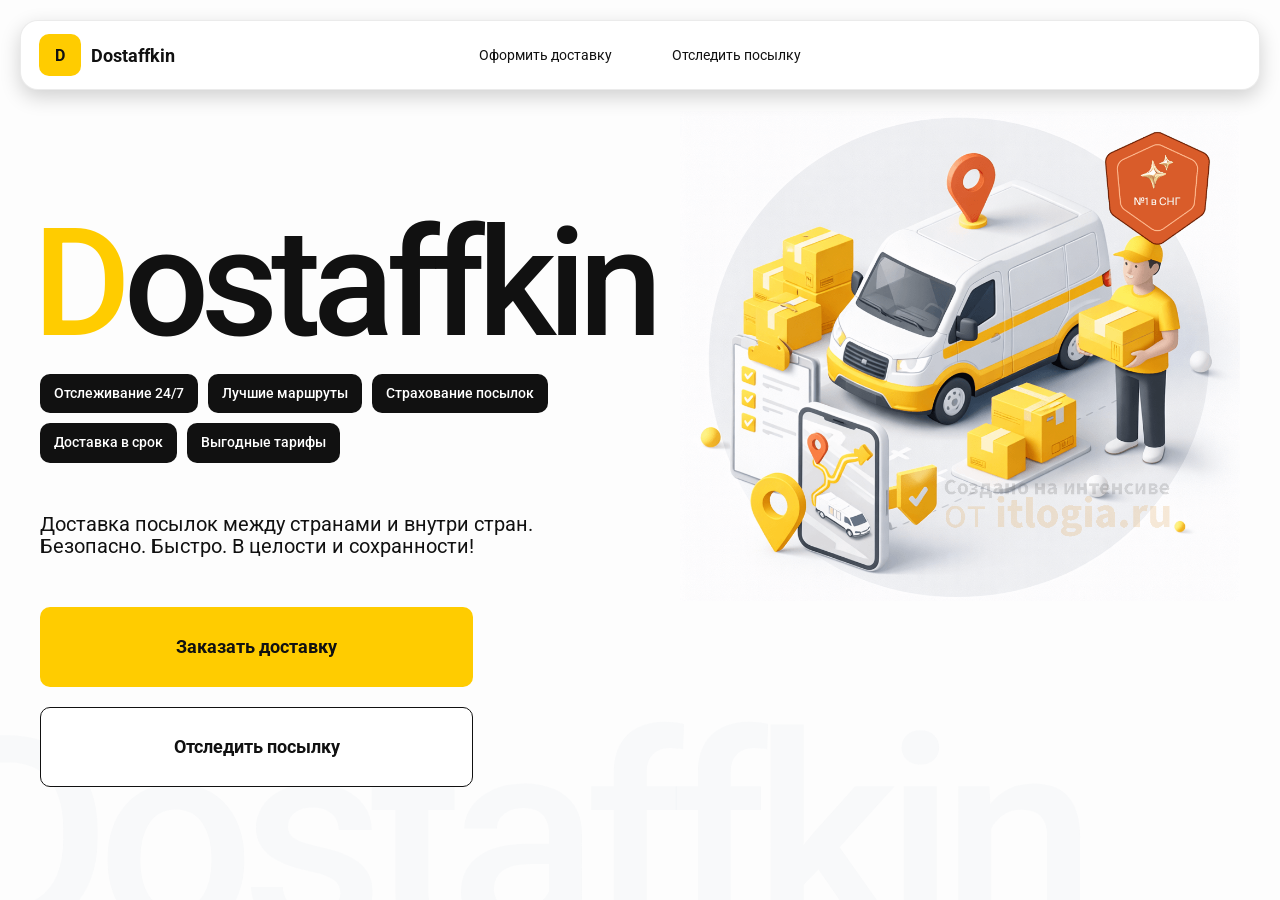
<file: index.html>
<!doctype html>
<html lang="ru">

<head>
    <meta charset="utf-8" />
    <meta name="viewport" content="width=device-width,initial-scale=1,maximum-scale=1,user-scalable=0" />
    <title>Dostaffkin — Доставка посылок между странами и внутри стран. Безопасно. Быстро. В целости и сохранности!
    </title>
    <link href="styles/base.css" rel="stylesheet" />
    <link href="styles/base_adaptive.css" rel="stylesheet" />
    <link href="styles/index.css" rel="stylesheet" />
    <link href="styles/index_adaptive.css" rel="stylesheet" />
</head>

<body>
    <div class="container">
        <header class="header">
            <a class="header-brand" href="#">
                <div class="header-logo">D</div>
                <div class="header-title">Dostaffkin</div>
            </a>
            <nav class="header-menu">
                <a class="header-link" href="./order.html">Оформить <span>доставку</span></a>
                <a class="header-link" href="./track.html">Отследить <span>посылку</span></a>
            </nav>



        </header>
        <main class="main">
            <section class="main-info">
                <div class="main-title">
                    <span>D</span>ostaffkin
                </div>
                <div class="main-features">
                    <div class="main-feature">Отслеживание 24/7</div>
                    <div class="main-feature">Лучшие маршруты</div>
                    <div class="main-feature">Страхование посылок</div>
                    <div class="main-feature">Доставка в срок</div>
                    <div class="main-feature">Выгодные тарифы</div>
                </div>
                <div class="main-description">
                    Доставка посылок между странами и внутри стран.
                    Безопасно. Быстро. В целости и сохранности!
                </div>
                <div class="main-actions">
                    <a class="button" type="button" href="./order.html">Заказать доставку</a>
                    <a class="button button-white" type="button" href="./track.html">Отследить посылку</a>
                </div>
            </section>
            <div class="main-title-ghost">Dostaffkin</div>
            <section class="main-image">
                <img src="images/main-image.png" alt="Main image" />
            </section>

        </main>



    </div>

</body>

</html>
</file>
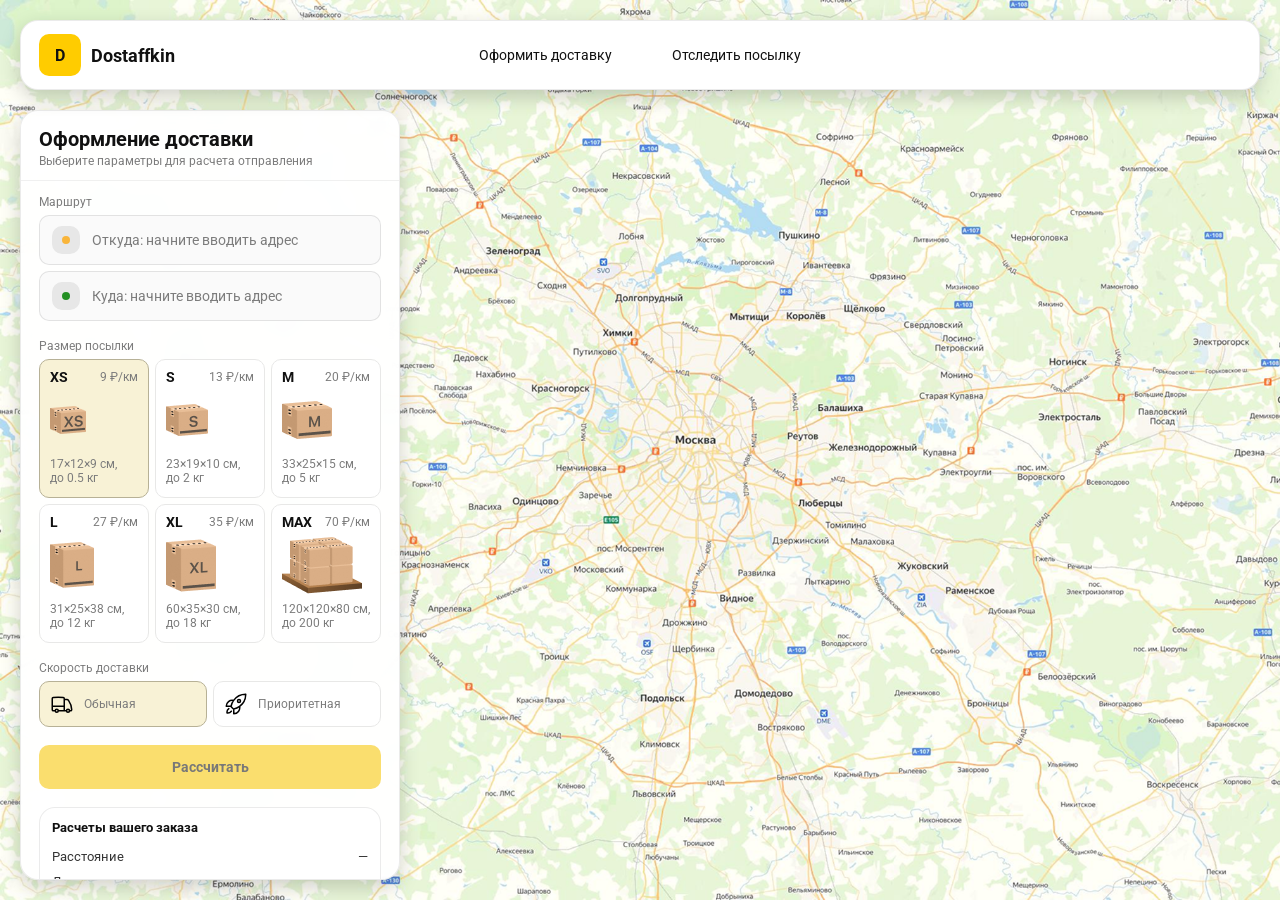
<file: order.html>
<!doctype html>
<html lang="ru">

<head>
    <meta charset="utf-8" />
    <meta name="viewport" content="width=device-width,initial-scale=1,maximum-scale=1,user-scalable=0" />
    <title>Оформление доставки</title>

    <link rel="stylesheet" href="styles/base.css" />
    <link rel="stylesheet" href="styles/base_adaptive.css" />

    <link rel="stylesheet" href="styles/order.css" />
    <link rel="stylesheet" href="styles/order_adaptive.css" />
</head>

<body>
    <div id="map"></div>

    <header class="header">
        <a class="header-brand" href="./index.html">
            <div class="header-logo">D</div>
            <div class="header-title">Dostaffkin</div>
        </a>
        <nav class="header-menu">
            <a class="header-link" href="#">Оформить <span>доставку</span></a>
            <a class="header-link" href="./track.html">Отследить <span>посылку</span></a>
        </nav>



    </header>

    <aside class="main" id="sidebar">
        <div class="main-header">
            <div class="main-title">Оформление доставки</div>
            <div class="main-text">Выберите параметры для расчета отправления</div>
        </div>
        <div class="main-content">
            <div class="main-route">
                <div class="main-block-title">Маршрут</div>
                <div class="main-fields">
                    <div class="main-field" id="fromField">
                        <div class="main-pin"></div>
                        <input id="from" placeholder="Откуда: начните вводить адрес" autocomplete="off" />
                        <div class="main-ac" id="fromAc" role="listbox" aria-label="Подсказки адресов"></div>
                    </div>

                    <div class="main-field" id="toField">
                        <div class="main-pin"></div>
                        <input id="to" placeholder="Куда: начните вводить адрес" autocomplete="off" />
                        <div class="main-ac" id="toAc" role="listbox" aria-label="Подсказки адресов"></div>
                    </div>
                </div>
            </div>
            <div class="main-package">
                <div class="main-block-title">Размер посылки</div>

                <div class="main-sizes">
                    <div class="main-size-card is-active" data-value="xs">
                        <div class="main-size-top">
                            <div class="main-size-label">XS</div>
                            <div class="main-size-rate">9 ₽/км</div>
                        </div>
                        <div class="main-size-media">
                            <img src="images/sizes/xs.png" alt="Короб XS" />
                        </div>
                        <div class="main-size-description">17×12×9 см,<br>до 0.5 кг</div>
                    </div>

                    <div class="main-size-card" data-value="s">
                        <div class="main-size-top">
                            <div class="main-size-label">S</div>
                            <div class="main-size-rate">13 ₽/км</div>
                        </div>
                        <div class="main-size-media">
                            <img src="images/sizes/s.png" alt="Короб S" />
                        </div>
                        <div class="main-size-description">23×19×10 см,<br>до 2 кг</div>
                    </div>

                    <div class="main-size-card" data-value="m">
                        <div class="main-size-top">
                            <div class="main-size-label">M</div>
                            <div class="main-size-rate">20 ₽/км</div>
                        </div>
                        <div class="main-size-media">
                            <img src="images/sizes/m.png" alt="Короб M" />
                        </div>
                        <div class="main-size-description">33×25×15 см,<br>до 5 кг</div>
                    </div>

                    <div class="main-size-card" data-value="l">
                        <div class="main-size-top">
                            <div class="main-size-label">L</div>
                            <div class="main-size-rate">27 ₽/км</div>
                        </div>
                        <div class="main-size-media">
                            <img src="images/sizes/l.png" alt="Короб L" />
                        </div>
                        <div class="main-size-description">31×25×38 см,<br>до 12 кг</div>
                    </div>

                    <div class="main-size-card" data-value="xl">
                        <div class="main-size-top">
                            <div class="main-size-label">XL</div>
                            <div class="main-size-rate">35 ₽/км</div>
                        </div>
                        <div class="main-size-media">
                            <img src="images/sizes/xl.png" alt="Короб XL" />
                        </div>
                        <div class="main-size-description">60×35×30 см,<br>до 18 кг</div>
                    </div>

                    <div class="main-size-card" data-value="max">
                        <div class="main-size-top">
                            <div class="main-size-label">MAX</div>
                            <div class="main-size-rate">70 ₽/км</div>
                        </div>
                        <div class="main-size-media main-size-media-palleta">
                            <img src="images/sizes/max.png" alt="Паллета" />
                        </div>
                        <div class="main-size-description">120×120×80 см,<br>до 200 кг</div>
                    </div>
                </div>
            </div>
            <div class="main-speed">
                <div class="main-block-title">Скорость доставки</div>

                <div class="main-speeds">
                    <div class="main-speed-card is-active" data-value="regular">
                        <img class="main-speed-media" src="images/icons/regular.svg" alt="Regular" />
                        <div class="main-speed-description">Обычная</div>
                    </div>
                    <div class="main-speed-card" data-value="fast">
                        <img class="main-speed-media" src="images/icons/fast.svg" alt="Fast" />
                        <div class="main-speed-description">Приоритетная</div>
                    </div>

                </div>
            </div>
            <div class="main-calculate-block">
                <button id="calc" class="button calculate-button" type="button" disabled>Рассчитать</button>
            </div>
            <div class="main-result" id="result">
                <div class="main-result-title">Расчеты вашего заказа</div>
                <div class="main-result-lines">
                    <div class="main-result-line"><span>Расстояние</span><span id="distanceValue">—</span></div>
                    <div class="main-result-line"><span>Доставим через</span><span id="durationValue">—</span></div>
                    <div class="main-result-line"><span>Тариф</span><span id="rateValue">—</span></div>
                </div>
                <div class="main-price">
                    <div class="main-price-label">Итого</div>
                    <div class="main-price-value" id="totalValue">—</div>
                </div>
            </div>
            <div class="main-order-box">
                <div class="main-order-form" id="orderForm">
                    <div class="main-order-title">Оформление доставки</div>
                    <div class="main-block-info-row">
                        <div class="main-block-title">Контакты</div>
                        <div class="order-fields">
                            <div class="main-field">
                                <input id="customerName" placeholder="Ваше имя" autocomplete="off" />
                            </div>
                            <div class="main-field">
                                <input id="customerPhone" placeholder="Ваш телефон" autocomplete="off"
                                    inputmode="tel" />
                            </div>
                        </div>
                    </div>
                    <div class="main-block-info-row extra-info">
                        <div class="main-block-title">Дополнительная информация</div>
                        <div class="main-field textarea">
                            <textarea id="comment" placeholder="Детали доставки и комментарии"></textarea>
                        </div>
                    </div>
                    <button id="submit" class="button main-submit-request" type="button" disabled>Отправить
                        заявку
                    </button>
                </div>

                <div class="main-order-success" id="orderSuccess">
                    <div class="main-success-icon">✓</div>
                    <div class="main-success-title">Заявка отправлена!</div>
                    <div class="main-success-title">Номер отправления – <span id="orderId"></span></div>
                    <div class="main-success-subtitle">Мы скоро свяжемся с вами</div>
                </div>
            </div>

        </div>
    </aside>




</body>

</html>
</file>
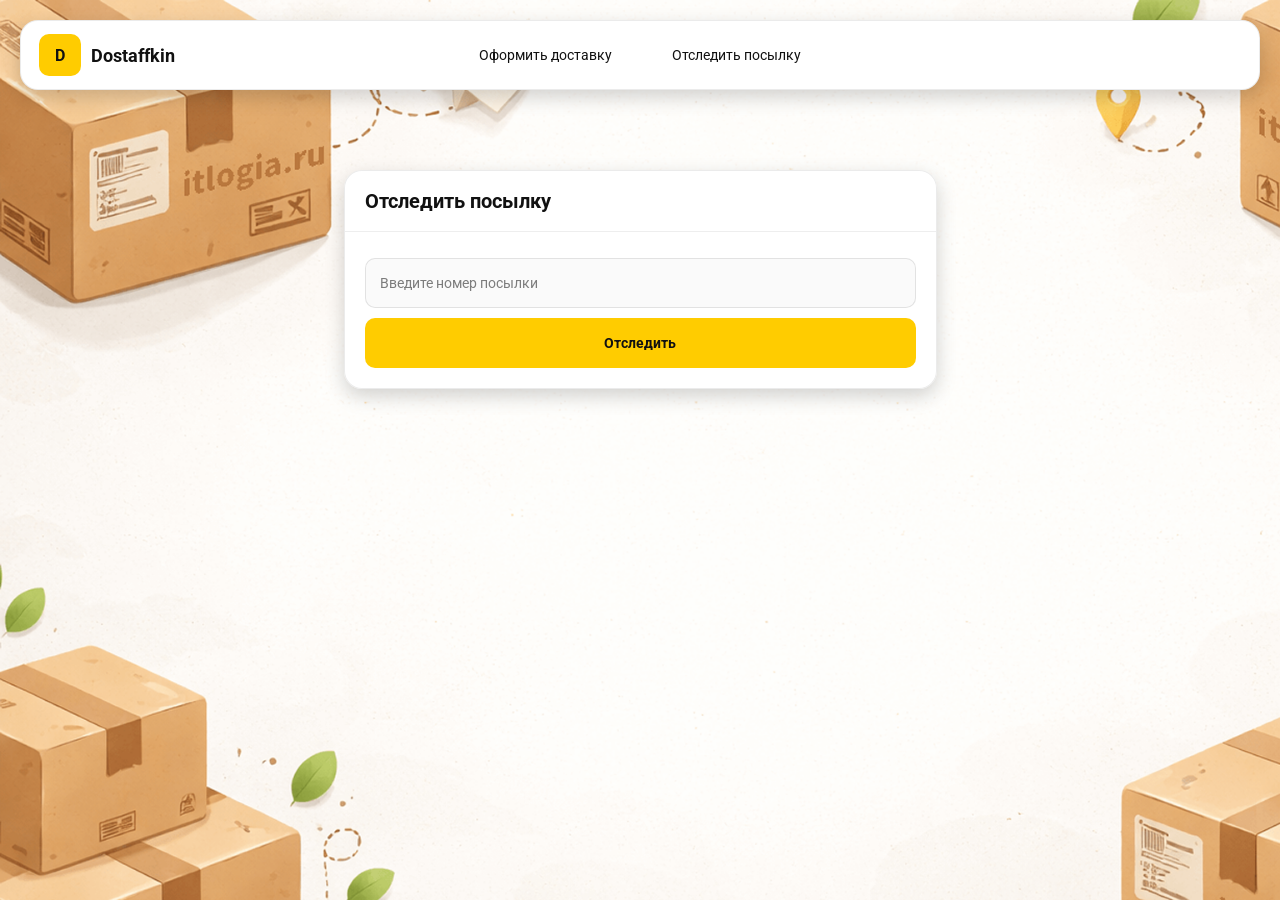
<file: track.html>
<!doctype html>
<html lang="ru">

<head>
    <meta charset="utf-8" />
    <meta name="viewport" content="width=device-width,initial-scale=1,maximum-scale=1,user-scalable=0" />
    <title>Отследить посылку</title>
    <link rel="stylesheet" href="styles/base.css" />
    <link rel="stylesheet" href="styles/base_adaptive.css" />

    <link rel="stylesheet" href="styles/track.css" />
    <link rel="stylesheet" href="styles/track_adaptive.css" />
</head>

<body>
    <header class="header">
        <a class="header-brand" href="./index.html">
            <div class="header-logo">D</div>
            <div class="header-title">Dostaffkin</div>
        </a>
        <nav class="header-menu">
            <a class="header-link" href="./order.html">Оформить <span>доставку</span></a>
            <a class="header-link" href="#">Отследить <span>посылку</span></a>
        </nav>



    </header>
    <div class="container">
        <main class="track-content">
            <section class="track-card track-search">
                <div class="track-title">Отследить посылку</div>
                <div class="track-action">
                    <div class="main-field track-field">
                        <input id="trackNumber" placeholder="Введите номер посылки" autocomplete="off" />
                    </div>
                    <button id="trackButton" class="button track-button" type="button">Отследить</button>
                </div>
            </section>
            <section class="track-card track-result" id="trackResult">
                <div class="track-result-header">
                    <div class="track-id" id="trackIdValue"></div>
                    <div class="track-routes">
                        <div class="track-route">
                            <div class="track-route-pin">
                                <svg xmlns="http://www.w3.org/2000/svg" fill="none" viewBox="0 0 24 24"
                                    stroke-width="1.5" stroke="orange" class="size-6">
                                    <path stroke-linecap="round" stroke-linejoin="round"
                                        d="M15 10.5a3 3 0 1 1-6 0 3 3 0 0 1 6 0Z" />
                                    <path stroke-linecap="round" stroke-linejoin="round"
                                        d="M19.5 10.5c0 7.142-7.5 11.25-7.5 11.25S4.5 17.642 4.5 10.5a7.5 7.5 0 1 1 15 0Z" />
                                </svg>
                            </div>
                            <div class="track-route-address" id="trackFromValue">
                                Откуда: Москва, улица Арбат, 1
                            </div>
                        </div>
                        <div class="track-route track-route-arrow">
                            <svg xmlns="http://www.w3.org/2000/svg" fill="none" viewBox="0 0 24 24" stroke-width="1.5"
                                stroke="currentColor" class="size-6">
                                <path stroke-linecap="round" stroke-linejoin="round"
                                    d="M19.5 13.5 12 21m0 0-7.5-7.5M12 21V3" />
                            </svg>
                        </div>
                        <div class="track-route">
                            <div class="track-route-pin">
                                <svg xmlns="http://www.w3.org/2000/svg" fill="none" viewBox="0 0 24 24"
                                    stroke-width="1.5" stroke="green" class="size-6">
                                    <path stroke-linecap="round" stroke-linejoin="round"
                                        d="M15 10.5a3 3 0 1 1-6 0 3 3 0 0 1 6 0Z" />
                                    <path stroke-linecap="round" stroke-linejoin="round"
                                        d="M19.5 10.5c0 7.142-7.5 11.25-7.5 11.25S4.5 17.642 4.5 10.5a7.5 7.5 0 1 1 15 0Z" />
                                </svg>
                            </div>
                            <div class="track-route-address" id="trackToValue">
                                Куда: Минск, проспект Независимости, 58
                            </div>
                        </div>
                    </div>
                </div>
                <div class="track-info">
                    <div class="track-status-title">Статус данной посылки:</div>
                    <div class="track-status-list" id="trackStatusList">


                        <div class="track-status created">
                            <img src="images/icons/created.svg" class="track-status-icon" alt="Created">
                            <div class="track-status-text">
                                <div class="track-status-text-state">Создан</div>
                                <div class="track-status-text-date">10.01.2026</div>
                            </div>
                        </div>

                        <div class="track-status in-way">
                            <img src="images/icons/in-way.svg" class="track-status-icon" alt="In way">
                            <div class="track-status-text">
                                <div class="track-status-text-state">В пути: Москва</div>
                                <div class="track-status-text-date">18.01.2026</div>
                            </div>
                        </div>

                        <div class="track-status ready">
                            <img src="images/icons/ready.svg" class="track-status-icon" alt="Ready">
                            <div class="track-status-text">
                                <div class="track-status-text-state">Готов к выдаче</div>
                                <div class="track-status-text-date">25.01.2026</div>
                            </div>
                        </div>

                        <div class="track-status done">
                            <img src="images/icons/done.svg" class="track-status-icon" alt="Done">
                            <div class="track-status-text">
                                <div class="track-status-text-state">Вручен</div>
                                <div class="track-status-text-date">27.01.2026</div>
                            </div>
                        </div>

                    </div>
                </div>
            </section>

        </main>
    </div>
</body>

</html>
</file>
<file: styles/base.css>
*, *::before, *::after {
    box-sizing: border-box;
}

@font-face {
    font-family: "Roboto";
    src: url("../fonts/Roboto-Regular.ttf");
    font-weight: normal;
}

@font-face {
    font-family: "Roboto";
    src: url("../fonts/Roboto-Bold.ttf");
    font-weight: bold;
}

@font-face {
    font-family: "Roboto";
    src: url("../fonts/Roboto-Medium.ttf");
    font-weight: 500;
}

html, body {
    margin: 0;
    color: #111111;
    font-family: "Roboto", sans-serif;
}

body {
    background: #FDFDFD;
}

.header {
    border-radius: 18px;
    box-shadow: 0 7px 20px 0 #0000002E;
    backdrop-filter: blur(10px);
    background: #ffffff;
    left: 20px;
    border: 1px solid rgba(0, 0, 0, 0.08);
    position: fixed;
    right: 20px;
    top: 20px;
    padding: 14px 18px;
    height: 70px;
    display: flex;
    align-items: center;
    z-index: 6;
}
.header-brand {
    display: flex;
    align-items: center;
    text-decoration: none;
    gap: 10px;
}

.header-logo {
    width: 42px;
    height: 42px;
    border-radius: 10px;
    background: #FFCC00;
    display: grid;
    place-items: center;
    font-weight: bold;
    color: #111;
}

.header-title {
    font-size: 18px;
    font-weight: bold;
    color: #111111;
    text-decoration: none;
}
.header-menu {
    display: flex;
    align-items: center;
    gap: 60px;
    margin: 0;
    position: absolute;
    left: 50%;
    transform: translateX(-50%);
}

.header-link {
    font-size: 14px;
    color: #111111;
    text-decoration: none;
}

.button {
    border: 0;
    outline: none;
    height: 44px;
    border-radius: 10px;
    font-size: 14px;
    font-weight: bold;
    cursor: pointer;
    font-family: inherit;
    transition: transform .08s ease, opacity .12s ease;
    background: #ffcc00;
    color: #111111;
    text-align: center;
    text-decoration: none;
}

.button:hover {
    background-color: #E5BC19;
}

.button:disabled {
    cursor: not-allowed;
    background-color: #FADE6E;
    color: #787878;
    transform: none;
}

.button.button-white {
    background: #ffffff;
    border: 1px solid #111111;
}

.button.button-white:hover {
    background: rgb(241 241 241);
}

.main-field {
    display: flex;
    align-items: center;
    margin-top: 6px;
    gap: 10px;
    border: 1px solid #1111111A;
    background: #FAFAFA;
    border-radius: 10px;
    padding: 10px 12px;
    position: relative;
    box-sizing: border-box;
    height: 50px;
}

.main-field.textarea {
    height: auto;
}

.main-pin {
    width: 28px;
    height: 28px;
    border-radius: 10px;
    background: rgba(17, 17, 17, 0.08);
    display: grid;
    place-items: center;
    flex: 0 0 auto;
    position: relative;
}

.main-pin::before {
    content: "";
    width: 8px;
    height: 8px;
    border-radius: 999px;
    background: orange;
    opacity: .75;
    display: block;
}

.main-field:last-child .main-pin::before {
    background: green;
    opacity: .85;
}

input, textarea {
    width: 100%;
    border: 0;
    outline: none;
    background: transparent;
    font-size: 14px;
    color: #111111;
    font-family: inherit;
}

textarea {
    resize: vertical;
    min-height: 72px;
    padding: 2px 0;
}

input::placeholder, textarea::placeholder {
    color: #7C7C7C;
}

.main-field:focus-within {
    border-color: rgba(0, 0, 0, 0.20);
    box-shadow: 0 0 0 4px rgba(255, 204, 0, 0.35);
    background: rgba(255, 255, 255, 0.75);
}
</file>
<file: styles/base_adaptive.css>
@media (max-width: 767px) {
    .header {
        left: 10px;
        right: 10px;
        top: 10px;
    }

    .header-link span {
        display: none;
    }

    .header-menu {
        gap: 20px;
        justify-content: flex-start;
        margin: 0 0 0 30px;
        position: static;
        transform: none;
    }
}

@media (max-width: 420px) {
    .header-title {
        display: none;
    }
}

@media (max-width: 374px) {
    .header-menu {
        gap: 10px;
        margin: 0 0 0 10px;
    }
}
</file>
<file: styles/index.css>
.container {
    overflow: hidden;
    min-height: 100vh;
}

.main {
    padding: 111px 40px 40px;
    position: relative;
    display: flex;
}

.main-info {
    max-width: 840px;
    width: 100%;
    position: relative;
}

.main-title {
    margin-top: 98px;
    font-weight: 500;
    font-size: 200px;
    line-height: 1;
    letter-spacing: -0.05em;
    color: #111111;
    left: -15px;
    position: relative;
}

.main-title span {
    color: #ffcc00;
}
.main-features {
    margin-top: 15px;
    display: flex;
    flex-wrap: wrap;
    gap: 10px;
}

.main-feature {
    background: #111111;
    color: #ffffff;
    padding: 12px 14px;
    font-weight: 500;
    font-size: 14px;
    line-height: 1.1;
    border-radius: 10px;
}

.main-description {
    margin-top: 50px;
    max-width: 500px;
    font-size: 20px;
    line-height: 1.1;
    color: #111111;
}
.main-actions {
    margin-top: 50px;
    display: flex;
    flex-direction: column;
    gap: 20px;
}

.main-actions .button {
    height: 80px;
    width: 433px;
    font-size: 18px;
    font-weight: bold;
    place-items: center;
    display: grid;
}
.main-title-ghost {
    position: absolute;
    z-index: -1;
    left: -70px;
    bottom: -150px;
    font-weight: 500;
    font-size: 278px;
    line-height: 1;
    letter-spacing: -0.05em;
    color: #ECEDF04D;
}
.main-image {
    width: 1024px;
    top: 100px;
    z-index: -2;
}

.main-image img {
    width: 100%;
    max-width: 1024px;
    height: auto;
    display: block;
}
</file>
<file: styles/index_adaptive.css>
@media (max-width: 1760px) {
    .main-title {
        font-size: 150px;
        left: -7px;
    }

    .main-info {
        max-width: 640px;
    }
}

@media (max-width: 1200px) {
    .main-info {
        max-width: 540px;
    }

    .main {
        padding: 111px 20px 20px;
    }

    .main-title {
        font-size: 120px;
        left: -4px;
    }

    .main-title-ghost {
        font-size: 220px;
    }
}

@media (max-width: 1024px) {
    .main-title {
        margin-top: 30px;
    }

    .main {
        flex-direction: column-reverse;
    }

    .main-image {
        max-width: 350px;
        position: absolute;
        left: 370px;
        top: 370px;
    }

    .main-info {
        max-width: 100%;
    }

    .main-actions {
        gap: 10px;
    }

    .main-actions .button {
        height: 50px;
        font-size: 14px;
        width: auto;
        max-width: 300px;
    }

    .main-description {
        max-width: 350px;
    }
}

@media (max-width: 570px) {
    .main-title {
        font-size: 88px;
    }

    .main-description {
        max-width: 100%
    }

    .main-actions {
       width: 100%;
    }

    .main-actions .button {
        width: 100%;
        max-width: 100%
    }

    .main-image {
        max-width: 650px;
        position: absolute;
        left: 170px;
        top: 70px;
        opacity: 0.2;
    }
}

@media (max-width: 400px) {
    .main-title {
        font-size: 70px;
    }
}
</file>
<file: styles/order.css>
#map {
    background-image: url("../images/order-bg.png.png");
    background-size: cover;
    position: fixed;
    inset: 0;
}

.main {
    border-radius: 18px;
    box-shadow: 0 7px 20px 0 #0000002E;
    backdrop-filter: blur(10px);
    background: rgba(255, 255, 255, 0.96);
    left: 20px;
    border: 1px solid rgba(0, 0, 0, 0.08);
    position: fixed;
    top: 110px;
    bottom: 20px;
    width: 380px;
    display: flex;
    flex-direction: column;
    overflow: hidden;
    z-index: 5;
}

.main-header {
    padding: 18px 18px 12px 18px;
    border-bottom: 1px solid rgba(0, 0, 0, 0.06);
    display: flex;
    flex-direction: column;
}

.main-title {
    font-size: 20px;
    line-height: 100%;
    font-weight: bold;
}

.main-text {
    font-size: 12px;
    margin-top: 5px;
    color: #7C7C7C;
}

.main-content {
    padding: 14px 18px 18px 18px;
    overflow: auto;
    scrollbar-width: none;
    display: flex;
    flex-direction: column;
    gap: 18px;
    flex: 1;
}

.main-block-title {
    font-size: 12px;
    color: #7C7C7C;
}

.main-route .main-block-title,
.main-package .main-block-title {
    margin-bottom: 6px;
}

.main-sizes {
    display: grid;
    gap: 6px;
    grid-template-columns: repeat(3, 1fr);
}

.main-size-card {
    border: 1px solid #E8E8E7;
    background: #FFFFFF;
    border-radius: 10px;
    padding: 10px;
    cursor: pointer;
    user-select: none;
    transition: transform .08s ease, border-color .12s ease, background .12s ease;
    min-height: 139px;
}

.main-size-card:hover {
    transform: translateY(-1px);
}

.main-size-card.is-active {
    background-color: #F8F2D6;
    border-color: #B7B196;
}

.main-size-top {
    display: flex;
    align-items: center;
    justify-content: space-between;
}

.main-size-label {
    font-weight: bold;
    font-size: 14px;
    color: #111111;
    line-height: 100%;
}

.main-size-rate {
    font-size: 12px;
    color: #7C7C7C;
    line-height: 100%;
}

.main-size-media {
    margin-top: 8px;
    height: 57px;
}

.main-size-description {
    margin-top: 8px;
    font-size: 12px;
    color: #7C7C7C;
    line-height: 1.2;
}

.calculate-button {
    width: 100%;
}

.main-result {
    border: 1px solid rgba(0, 0, 0, 0.08);
    background: rgba(255, 255, 255, 0.75);
    border-radius: 16px;
    padding: 12px;
    line-height: 1.25;
}

.main-result-title {
    font-weight: bold;
    font-size: 13px;
    color: #111111;
    margin-bottom: 13px;
}

.main-result-lines {
    gap: 8px;
    display: flex;
    flex-direction: column;
}

.main-result-line {
    font-size: 13px;
    color: rgba(17, 17, 17, 0.85);
    display: flex;
    justify-content: space-between;
}

.main-price {
    margin-top: 18px;
    padding-top: 10px;
    border-top: 1px dashed rgba(0, 0, 0, 0.12);
    display: flex;
    align-items: baseline;
    justify-content: space-between;
}

.main-price-label {
    font-size: 12px;
    color: rgba(17, 17, 17, 0.55);
}

.main-price-value {
    font-size: 20px;
    font-weight: bold;
    color: #111111;
    letter-spacing: -0.3px;
}

.main-order-box {
    background: #ffffff;
    border: 1px solid #E8E8E7;
    border-radius: 10px;
    padding: 12px;
}

.main-order-title {
    margin-bottom: 8px;
    font-weight: bold;
    font-size: 14px;
    color: #111111;
}

.main-block-info {
    display: flex;
    flex-direction: column;
    gap: 6px;
}

.order-fields {
    display: grid;
    grid-template-columns: 1fr 1fr;
    column-gap: 10px;
    margin-top: 6px;
}

.main-block-info-row.extra-info {
    display: block;
    margin-top: 13px;
}

.main-submit-request {
    width: 100%;
    margin-top: 6px;
}

.main-order-success {
    display: none;
    text-align: center;
    padding: 22px 12px;
    gap: 12px;
}

.main-order-success.is-visible {
    display: flex;
    flex-direction: column;
    align-items: center;
}

.main-success-icon {
    width: 56px;
    height: 56px;
    border-radius: 50%;
    background: #16a34a;
    color: #ffffff;
    display: grid;
    place-items: center;
    font-size: 30px;
}

.main-success-title {
    font-size: 14px;
    font-weight: bold;
    color: #111111;
}

.main-success-subtitle {
    font-size: 12px;
    color: rgba(17, 17, 17, 0.55);
    line-height: 1.3;
}

.main-speed .main-block-title {
    margin-bottom: 6px;
}

.main-speeds {
    display: grid;
    gap: 6px;
    grid-template-columns: repeat(2, 1fr);
}

.main-speed-card {
    border: 1px solid #E8E8E7;
    background: #FFFFFF;
    border-radius: 10px;
    padding: 10px;
    cursor: pointer;
    user-select: none;
    transition: transform .08s ease, border-color .12s ease, background .12s ease;
    display: flex;
    align-items: center;
    gap: 10px;
}

.main-speed-card:hover {
    transform: translateY(-1px);
}

.main-speed-card.is-active {
    background-color: #F8F2D6;
    border-color: #B7B196;
}

.main-speed-description {
    font-size: 12px;
    color: #7C7C7C;
    line-height: 1.2;
}
</file>
<file: styles/order_adaptive.css>
@media (max-width: 767px) {
    .main {
        left: 10px;
        right: 10px;
        top: 50%;
        bottom: 12px;
        width: auto;
        max-width: none;
    }
}

@media (max-width: 420px) {
    .main-sizes {
        grid-template-columns: repeat(2, 1fr);
    }
}
</file>
<file: styles/track.css>
.container {
    background: #F4F4F4 url("../images/track-bg.png");
    background-size: cover;
    min-height: 100vh;
    padding: 170px 0 50px 0;
}

.track-content {
    width: 593px;
    margin: 0 auto;
}

.track-card {
    width: 100%;
    border-radius: 18px;
    box-shadow: 0 7px 20px 0 #0000002E;
    backdrop-filter: blur(10px);
    background: rgba(255, 255, 255, 0.96);
    border: 1px solid rgba(0, 0, 0, 0.08);
}

.track-title {
    font-size: 20px;
    line-height: 100%;
    font-weight: bold;
    border-bottom: 1px solid #EEEEEE;
    padding: 20px;
}

.track-action {
    padding: 20px;
}

.track-button {
    width: 100%;
    height: 50px;
}

.track-field {
    margin-bottom: 10px;
}

.track-result {
    margin-top: 5px;
    display: none;
}

.track-result.is-visible {
    display: block;
}

.track-result-header {
    font-weight: bold;
    font-size: 14px;
    color: #111111;
    padding: 20px;
    border-bottom: 1px solid #EEEEEE;
}

.track-id {
    margin-bottom: 12px;
    font-size: 20px;
}

.track-routes {
    display: flex;
    flex-direction: column;
    gap: 10px;
    font-weight: normal;
}

.track-route {
    display: flex;
    align-items: center;
    gap: 10px;
}

.track-route-pin {
    width: 24px;
    height: 24px;
    flex-shrink: 0;
}

.track-route-arrow {
    padding: 15px 0;
    width: 24px;
    height: 24px;
}

.track-info {
    padding: 20px;
}

.track-status {
    display: flex;
    align-items: center;
    font-size: 12px;
    gap: 10px;
}

.track-status-title {
    font-size: 14px;
    color: #111111;
    margin-bottom: 20px;
}

.track-status-list {
    display: flex;
    flex-direction: column;
    gap: 15px;
}

.track-status-icon {
    width: 40px;
    height: 40px;
    border-radius: 50%;
    background: rgba(17, 17, 17, 0.08);
    display: grid;
    place-items: center;
    flex: 0 0 auto;
}

.track-status.created .track-status-icon {
    background-color: #F1CB00;
}

.track-status.in-way .track-status-icon {
    background-color: #F08A11;
}

.track-status.ready .track-status-icon {
    background-color: #A35D0A;
}

.track-status.done .track-status-icon {
    background-color: #37C93B;
}

.track-status-text {
    display: flex;
    align-items: center;
    justify-content: space-between;
    color: #111111;
    font-size: 12px;
    flex: 1;
}

.track-status-date {
    color: rgba(17, 17, 17, 0.55);
}
</file>
<file: styles/track_adaptive.css>
@media (max-width: 767px) {
    .container {
        padding: 130px 0 50px 0;
    }

    .track-content {
        width: 100%;
        padding-left: 10px;
        padding-right: 10px;
    }

    .track-result-header {
        padding: 20px;
    }
}
</file>
